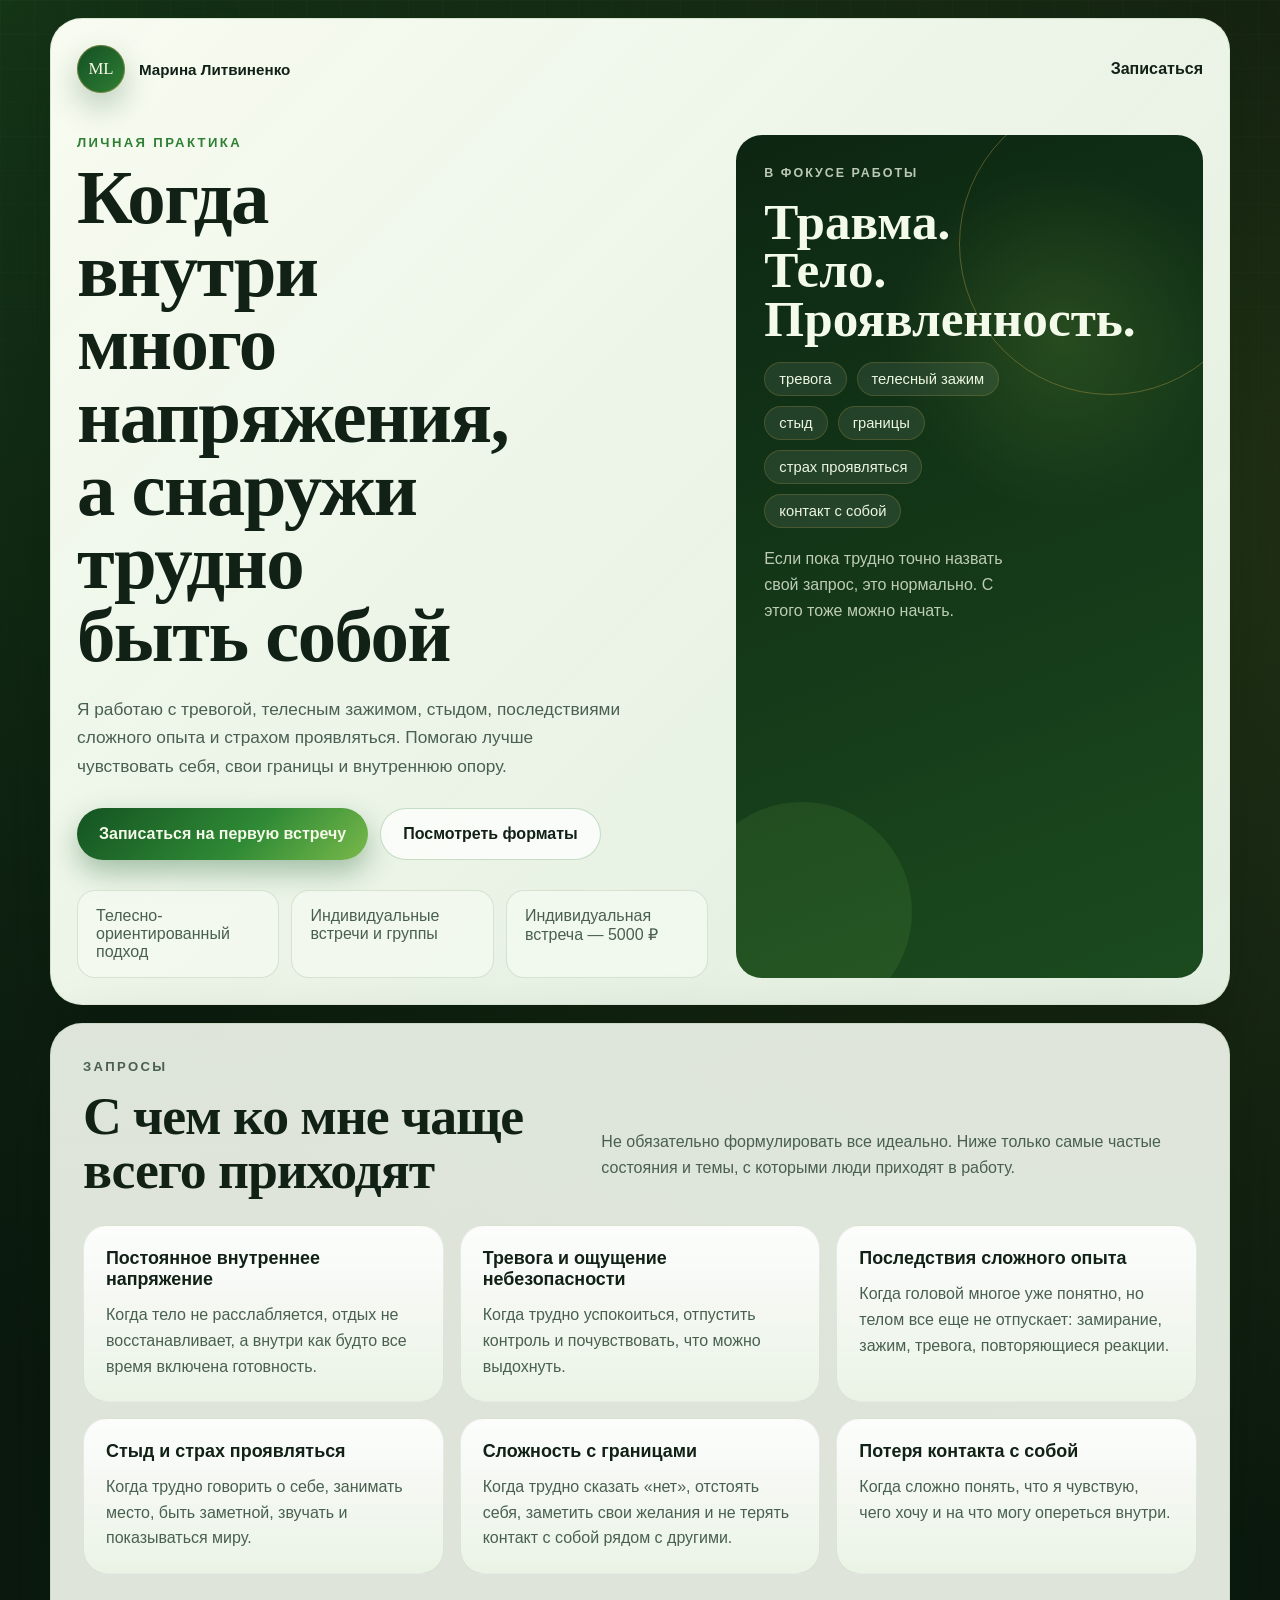
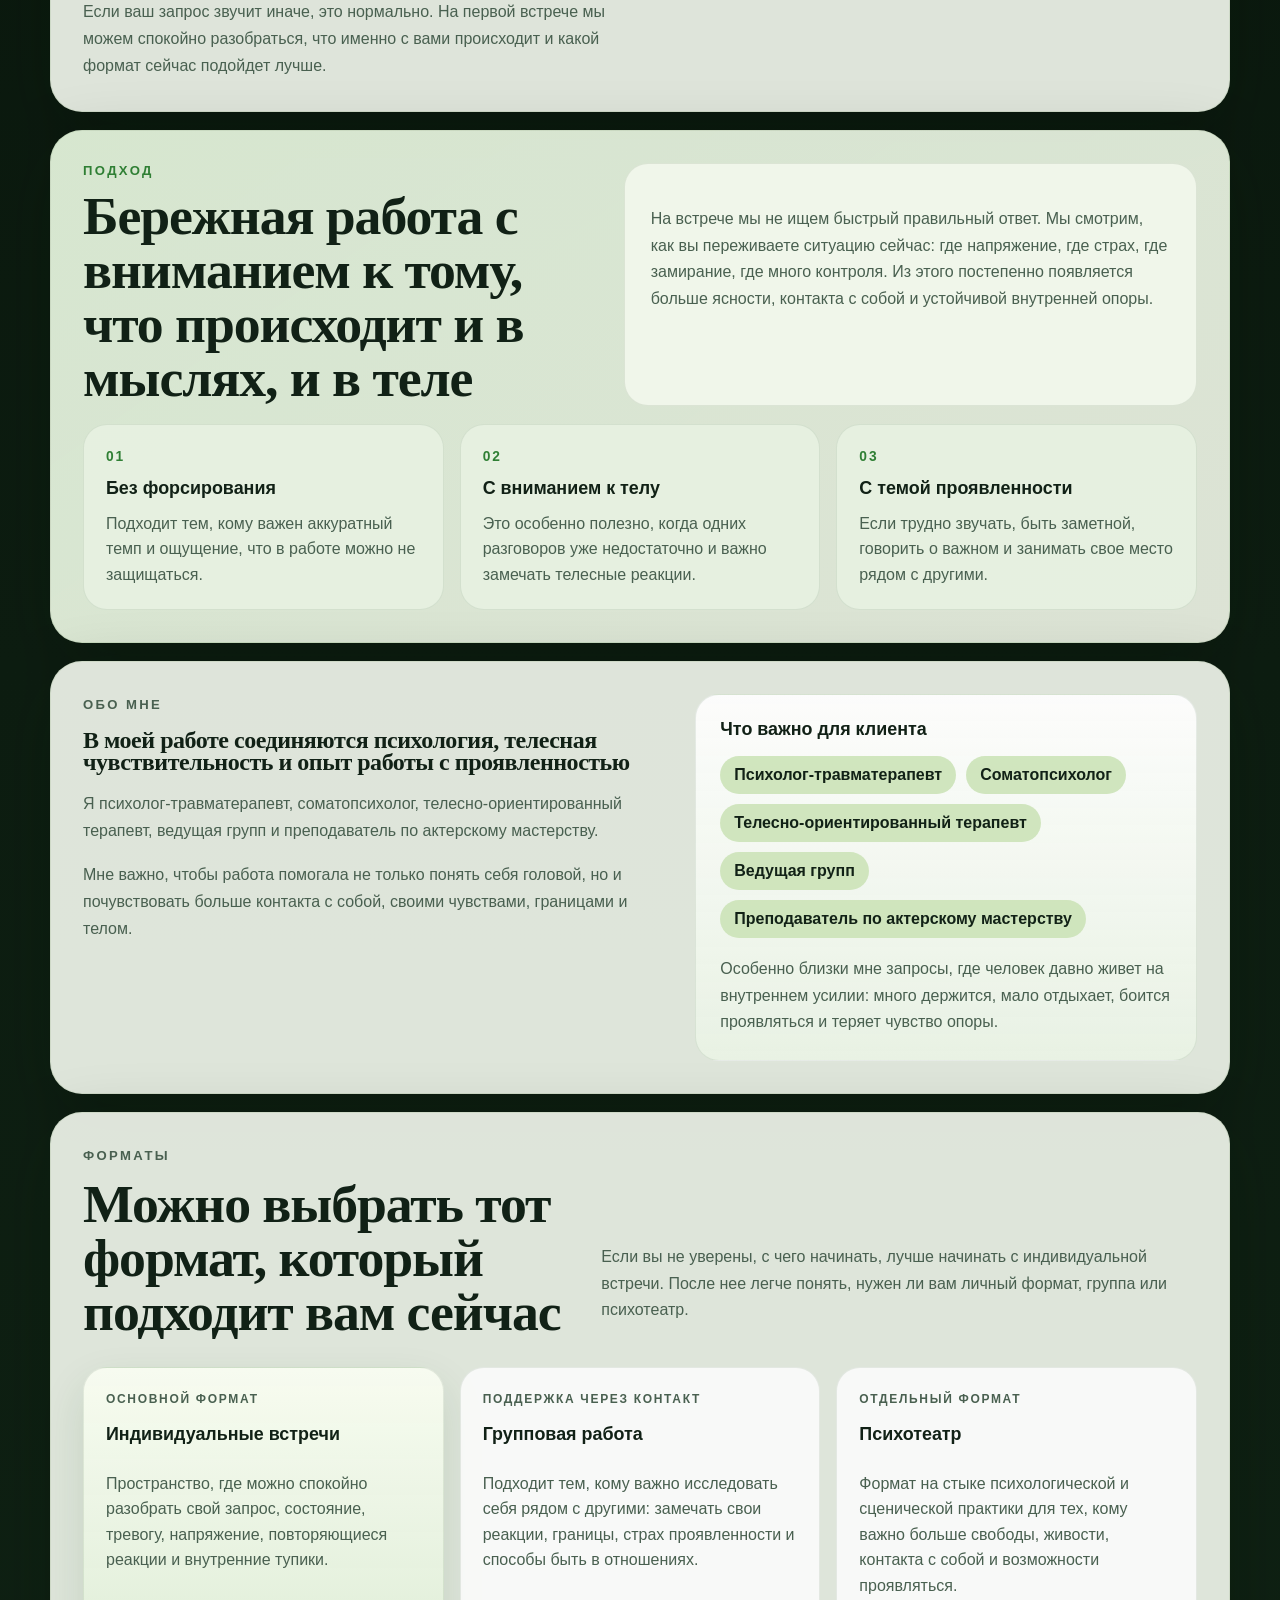
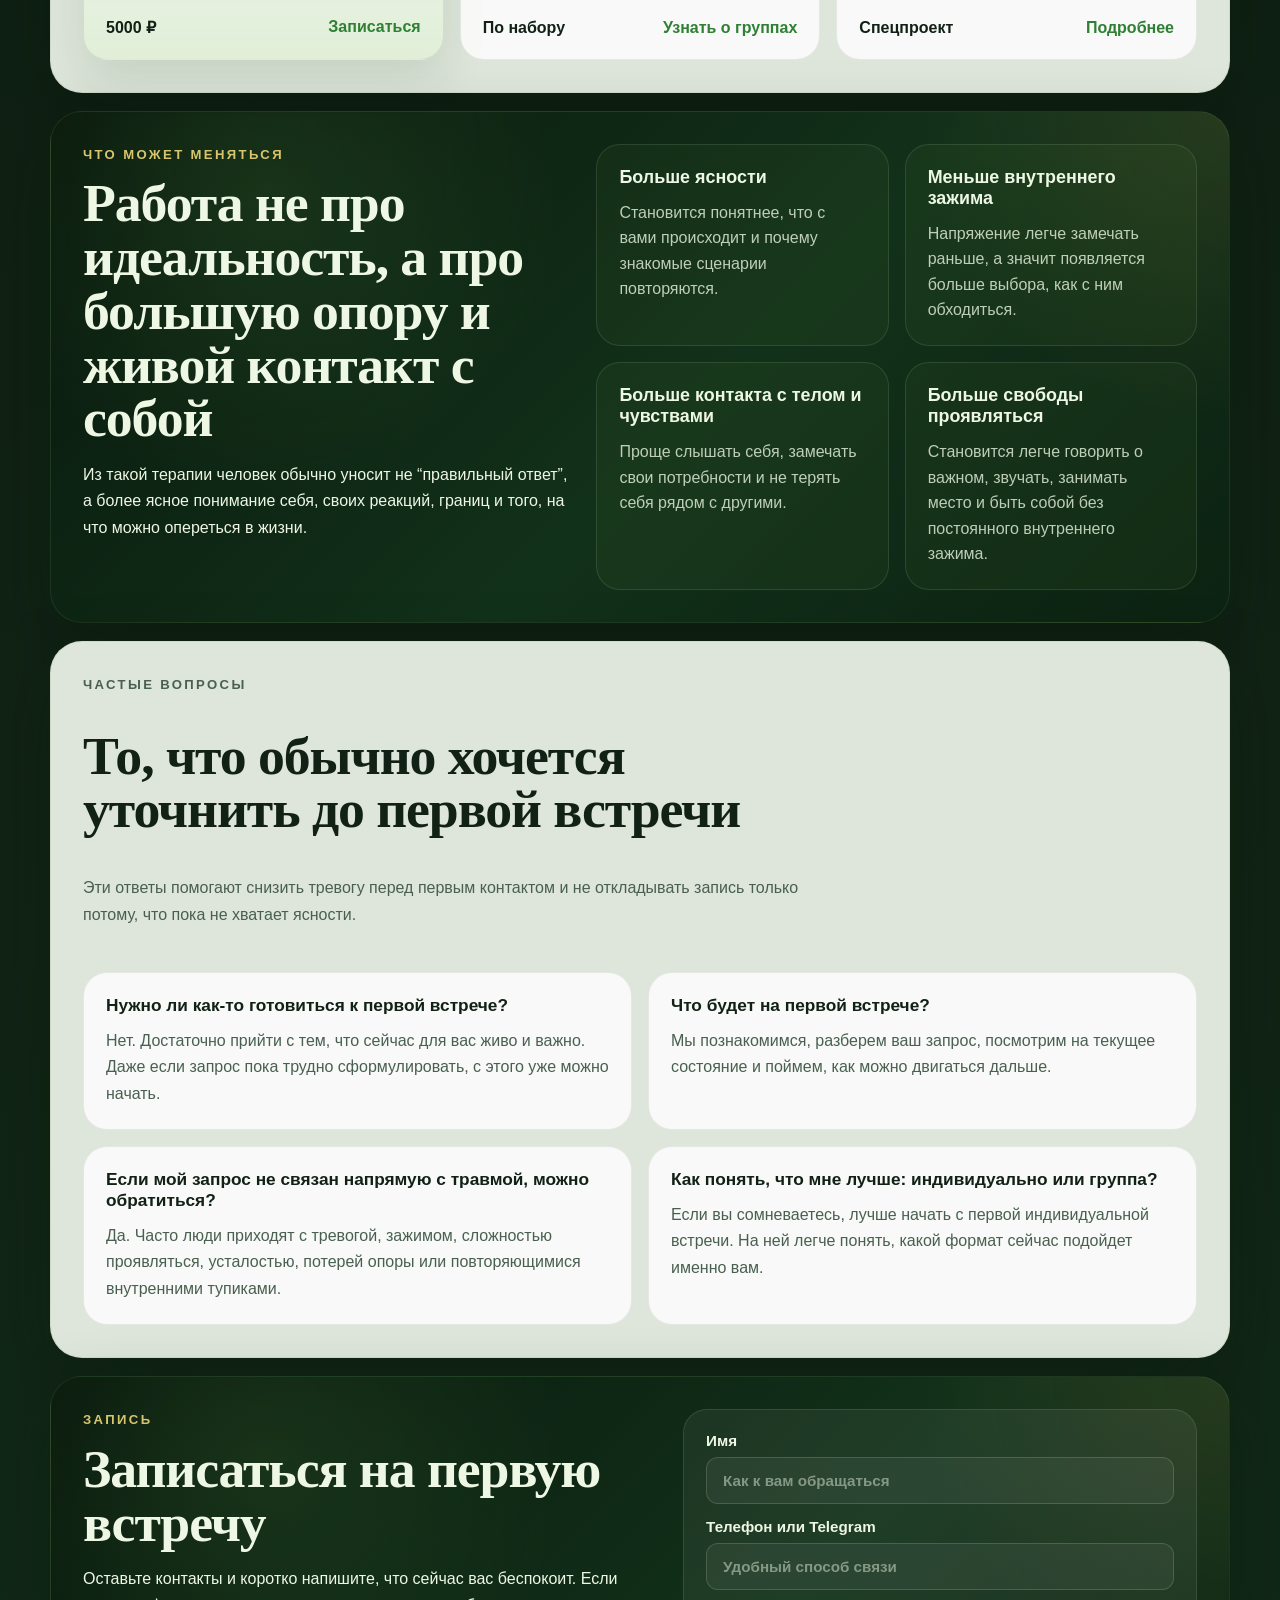
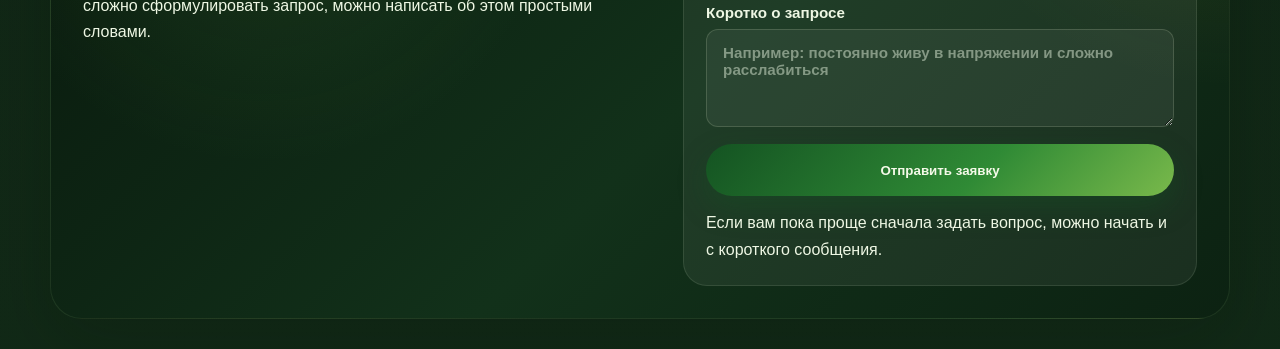
<file: docs/index.html>
<!doctype html>
<html lang="ru">
  <head>
    <meta charset="UTF-8" />
    <meta name="viewport" content="width=device-width, initial-scale=1.0" />
    <meta
      name="description"
      content="Сайт-визитка Марины Литвиненко — психолога-травматерапевта. Индивидуальные встречи, телесно-ориентированный подход, работа с тревогой, зажимом, стыдом и страхом проявляться."
    />
    <title>Марина Литвиненко | Психолог-травматерапевт</title>
    <link rel="stylesheet" href="./styles.css?v=20260622-2218" />
  </head>
  <body>
    <div class="page-shell">
      <header class="hero">
        <nav class="topbar">
          <div class="brand">
            <span class="brand-mark">ML</span>
            <span class="brand-name">Марина Литвиненко</span>
          </div>
          <a class="ghost-link" href="#contact">Записаться</a>
        </nav>

        <div class="hero-grid">
          <section class="hero-copy">
            <p class="eyebrow">Личная практика</p>
            <h1>Когда внутри много напряжения, а снаружи трудно быть собой</h1>
            <p class="lead">
              Я работаю с тревогой, телесным зажимом, стыдом, последствиями
              сложного опыта и страхом проявляться. Помогаю лучше чувствовать
              себя, свои границы и внутреннюю опору.
            </p>

            <div class="hero-actions">
              <a class="button button-primary" href="#contact"
                >Записаться на первую встречу</a
              >
              <a class="button button-secondary" href="#formats"
                >Посмотреть форматы</a
              >
            </div>

            <ul class="hero-points">
              <li>Телесно-ориентированный подход</li>
              <li>Индивидуальные встречи и группы</li>
              <li>Индивидуальная встреча — 5000 ₽</li>
            </ul>
          </section>

          <aside class="hero-card">
            <div class="portrait-frame">
              <div class="portrait-copy">
                <p class="portrait-label">В фокусе работы</p>
                <h2>Травма. Тело. Проявленность.</h2>
                <div class="tag-cloud">
                  <span class="tag">тревога</span>
                  <span class="tag">телесный зажим</span>
                  <span class="tag">стыд</span>
                  <span class="tag">границы</span>
                  <span class="tag">страх проявляться</span>
                  <span class="tag">контакт с собой</span>
                </div>
                <p class="hero-note">
                  Если пока трудно точно назвать свой запрос, это нормально.
                  С этого тоже можно начать.
                </p>
              </div>
            </div>
          </aside>
        </div>
      </header>

      <main>
        <section class="section section-light">
          <div class="section-intro">
            <div>
              <p class="eyebrow">Запросы</p>
              <h2>С чем ко мне чаще всего приходят</h2>
            </div>
            <p>
              Не обязательно формулировать все идеально. Ниже только самые
              частые состояния и темы, с которыми люди приходят в работу.
            </p>
          </div>

          <div class="card-grid">
            <article class="info-card">
              <h3>Постоянное внутреннее напряжение</h3>
              <p>
                Когда тело не расслабляется, отдых не восстанавливает, а внутри
                как будто все время включена готовность.
              </p>
            </article>
            <article class="info-card">
              <h3>Тревога и ощущение небезопасности</h3>
              <p>
                Когда трудно успокоиться, отпустить контроль и почувствовать,
                что можно выдохнуть.
              </p>
            </article>
            <article class="info-card">
              <h3>Последствия сложного опыта</h3>
              <p>
                Когда головой многое уже понятно, но телом все еще не отпускает:
                замирание, зажим, тревога, повторяющиеся реакции.
              </p>
            </article>
            <article class="info-card">
              <h3>Стыд и страх проявляться</h3>
              <p>
                Когда трудно говорить о себе, занимать место, быть заметной,
                звучать и показываться миру.
              </p>
            </article>
            <article class="info-card">
              <h3>Сложность с границами</h3>
              <p>
                Когда трудно сказать «нет», отстоять себя, заметить свои
                желания и не терять контакт с собой рядом с другими.
              </p>
            </article>
            <article class="info-card">
              <h3>Потеря контакта с собой</h3>
              <p>
                Когда сложно понять, что я чувствую, чего хочу и на что могу
                опереться внутри.
              </p>
            </article>
          </div>

          <p class="section-outro">
            Если ваш запрос звучит иначе, это нормально. На первой встрече мы
            можем спокойно разобраться, что именно с вами происходит и какой
            формат сейчас подойдет лучше.
          </p>
        </section>

        <section class="section section-accent">
          <div class="split-layout">
            <div>
              <p class="eyebrow">Подход</p>
              <h2>Бережная работа с вниманием к тому, что происходит и в мыслях, и в теле</h2>
            </div>

            <div class="quote-panel">
              <p>
                На встрече мы не ищем быстрый правильный ответ. Мы смотрим, как
                вы переживаете ситуацию сейчас: где напряжение, где страх, где
                замирание, где много контроля. Из этого постепенно появляется
                больше ясности, контакта с собой и устойчивой внутренней опоры.
              </p>
            </div>
          </div>

          <div class="pillar-grid">
            <article class="pillar-card">
              <span class="pillar-number">01</span>
              <h3>Без форсирования</h3>
              <p>
                Подходит тем, кому важен аккуратный темп и ощущение, что в
                работе можно не защищаться.
              </p>
            </article>
            <article class="pillar-card">
              <span class="pillar-number">02</span>
              <h3>С вниманием к телу</h3>
              <p>
                Это особенно полезно, когда одних разговоров уже недостаточно и
                важно замечать телесные реакции.
              </p>
            </article>
            <article class="pillar-card">
              <span class="pillar-number">03</span>
              <h3>С темой проявленности</h3>
              <p>
                Если трудно звучать, быть заметной, говорить о важном и занимать
                свое место рядом с другими.
              </p>
            </article>
          </div>
        </section>

        <section class="section section-light">
          <div class="about-grid">
            <div class="about-copy">
              <p class="eyebrow">Обо мне</p>
              <h2>
                В моей работе соединяются психология, телесная чувствительность
                и опыт работы с проявленностью
              </h2>
              <p>
                Я психолог-травматерапевт, соматопсихолог,
                телесно-ориентированный терапевт, ведущая групп и преподаватель
                по актерскому мастерству.
              </p>
              <p>
                Мне важно, чтобы работа помогала не только понять себя головой,
                но и почувствовать больше контакта с собой, своими чувствами,
                границами и телом.
              </p>
            </div>

            <aside class="about-panel">
              <h3>Что важно для клиента</h3>
              <ul class="fact-list">
                <li class="fact-chip">Психолог-травматерапевт</li>
                <li class="fact-chip">Соматопсихолог</li>
                <li class="fact-chip">Телесно-ориентированный терапевт</li>
                <li class="fact-chip">Ведущая групп</li>
                <li class="fact-chip">Преподаватель по актерскому мастерству</li>
              </ul>
              <p>
                Особенно близки мне запросы, где человек давно живет на
                внутреннем усилии: много держится, мало отдыхает, боится
                проявляться и теряет чувство опоры.
              </p>
            </aside>
          </div>
        </section>

        <section class="section section-light" id="formats">
          <div class="section-intro">
            <div>
              <p class="eyebrow">Форматы</p>
              <h2>Можно выбрать тот формат, который подходит вам сейчас</h2>
            </div>
            <p>
              Если вы не уверены, с чего начинать, лучше начинать с
              индивидуальной встречи. После нее легче понять, нужен ли вам
              личный формат, группа или психотеатр.
            </p>
          </div>

          <div class="format-grid">
            <article class="format-card featured">
              <p class="format-tag">Основной формат</p>
              <h3>Индивидуальные встречи</h3>
              <p>
                Пространство, где можно спокойно разобрать свой запрос,
                состояние, тревогу, напряжение, повторяющиеся реакции и
                внутренние тупики.
              </p>
              <div class="format-footer">
                <span>5000 ₽</span>
                <a href="#contact">Записаться</a>
              </div>
            </article>

            <article class="format-card">
              <p class="format-tag">Поддержка через контакт</p>
              <h3>Групповая работа</h3>
              <p>
                Подходит тем, кому важно исследовать себя рядом с другими:
                замечать свои реакции, границы, страх проявленности и способы
                быть в отношениях.
              </p>
              <div class="format-footer">
                <span>По набору</span>
                <a href="#contact">Узнать о группах</a>
              </div>
            </article>

            <article class="format-card">
              <p class="format-tag">Отдельный формат</p>
              <h3>Психотеатр</h3>
              <p>
                Формат на стыке психологической и сценической практики для тех,
                кому важно больше свободы, живости, контакта с собой и
                возможности проявляться.
              </p>
              <div class="format-footer">
                <span>Спецпроект</span>
                <a href="#contact">Подробнее</a>
              </div>
            </article>
          </div>
        </section>

        <section class="section section-dark">
          <div class="outcome-layout">
            <div class="benefit-copy">
              <p class="eyebrow">Что может меняться</p>
              <h2>Работа не про идеальность, а про большую опору и живой контакт с собой</h2>
              <p>
                Из такой терапии человек обычно уносит не “правильный ответ”, а
                более ясное понимание себя, своих реакций, границ и того, на что
                можно опереться в жизни.
              </p>
            </div>

            <div class="outcome-grid">
              <article>
                <h3>Больше ясности</h3>
                <p>
                  Становится понятнее, что с вами происходит и почему знакомые
                  сценарии повторяются.
                </p>
              </article>
              <article>
                <h3>Меньше внутреннего зажима</h3>
                <p>
                  Напряжение легче замечать раньше, а значит появляется больше
                  выбора, как с ним обходиться.
                </p>
              </article>
              <article>
                <h3>Больше контакта с телом и чувствами</h3>
                <p>
                  Проще слышать себя, замечать свои потребности и не терять себя
                  рядом с другими.
                </p>
              </article>
              <article>
                <h3>Больше свободы проявляться</h3>
                <p>
                  Становится легче говорить о важном, звучать, занимать место и
                  быть собой без постоянного внутреннего зажима.
                </p>
              </article>
            </div>
          </div>
        </section>

        <section class="section section-light">
          <div class="section-intro narrow">
            <p class="eyebrow">Частые вопросы</p>
            <h2>То, что обычно хочется уточнить до первой встречи</h2>
            <p>
              Эти ответы помогают снизить тревогу перед первым контактом и не
              откладывать запись только потому, что пока не хватает ясности.
            </p>
          </div>

          <div class="faq-grid">
            <article class="faq-card">
              <h3>Нужно ли как-то готовиться к первой встрече?</h3>
              <p>
                Нет. Достаточно прийти с тем, что сейчас для вас живо и важно.
                Даже если запрос пока трудно сформулировать, с этого уже можно
                начать.
              </p>
            </article>
            <article class="faq-card">
              <h3>Что будет на первой встрече?</h3>
              <p>
                Мы познакомимся, разберем ваш запрос, посмотрим на текущее
                состояние и поймем, как можно двигаться дальше.
              </p>
            </article>
            <article class="faq-card">
              <h3>Если мой запрос не связан напрямую с травмой, можно обратиться?</h3>
              <p>
                Да. Часто люди приходят с тревогой, зажимом, сложностью
                проявляться, усталостью, потерей опоры или повторяющимися
                внутренними тупиками.
              </p>
            </article>
            <article class="faq-card">
              <h3>Как понять, что мне лучше: индивидуально или группа?</h3>
              <p>
                Если вы сомневаетесь, лучше начать с первой индивидуальной
                встречи. На ней легче понять, какой формат сейчас подойдет
                именно вам.
              </p>
            </article>
          </div>
        </section>
      </main>

      <footer class="footer" id="contact">
        <div class="footer-copy">
          <p class="eyebrow">Запись</p>
          <h2>Записаться на первую встречу</h2>
          <p>
            Оставьте контакты и коротко напишите, что сейчас вас беспокоит. Если
            сложно сформулировать запрос, можно написать об этом простыми
            словами.
          </p>
        </div>

        <form class="contact-card">
          <label>
            Имя
            <input type="text" placeholder="Как к вам обращаться" />
          </label>
          <label>
            Телефон или Telegram
            <input type="text" placeholder="Удобный способ связи" />
          </label>
          <label>
            Коротко о запросе
            <textarea
              rows="4"
              placeholder="Например: постоянно живу в напряжении и сложно расслабиться"
            ></textarea>
          </label>
          <button type="button" class="button button-primary button-wide">
            Отправить заявку
          </button>
          <p class="form-note">
            Если вам пока проще сначала задать вопрос, можно начать и с короткого
            сообщения.
          </p>
        </form>
      </footer>
    </div>
  </body>
</html>
</file>
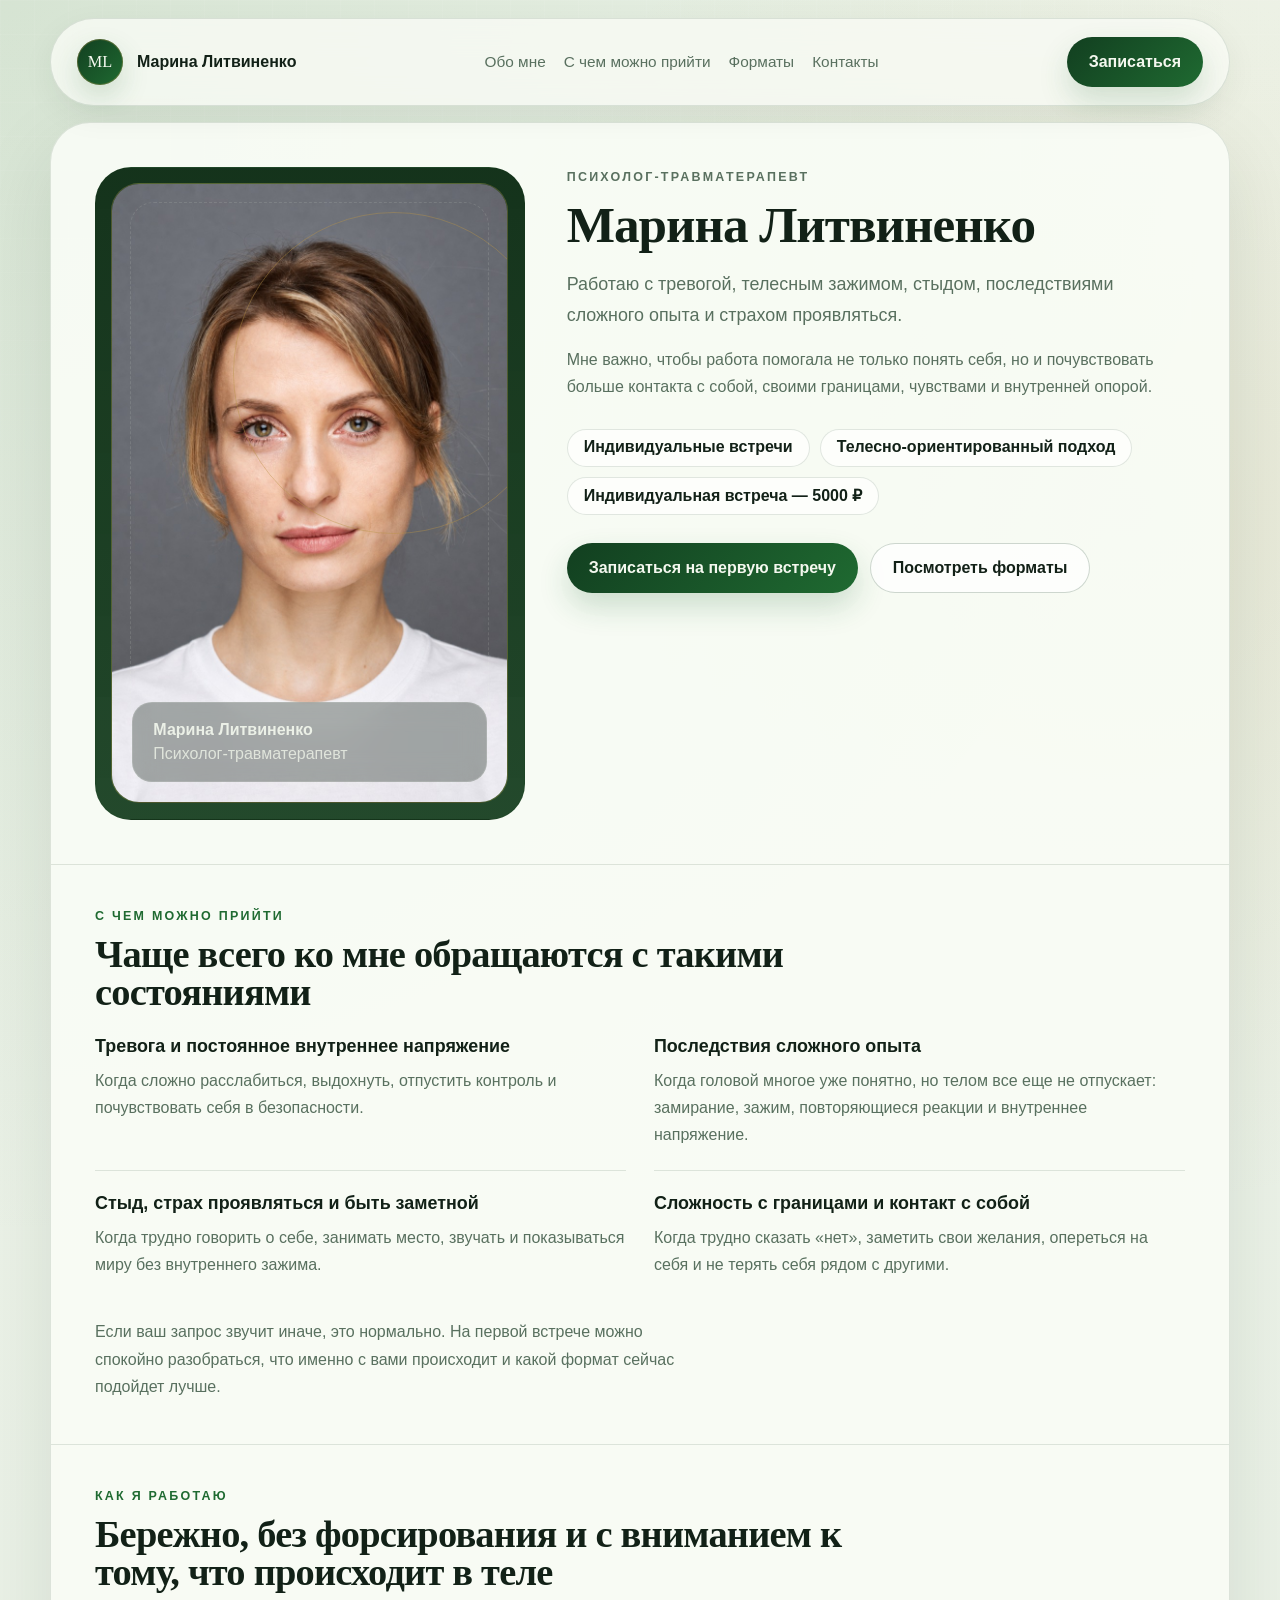
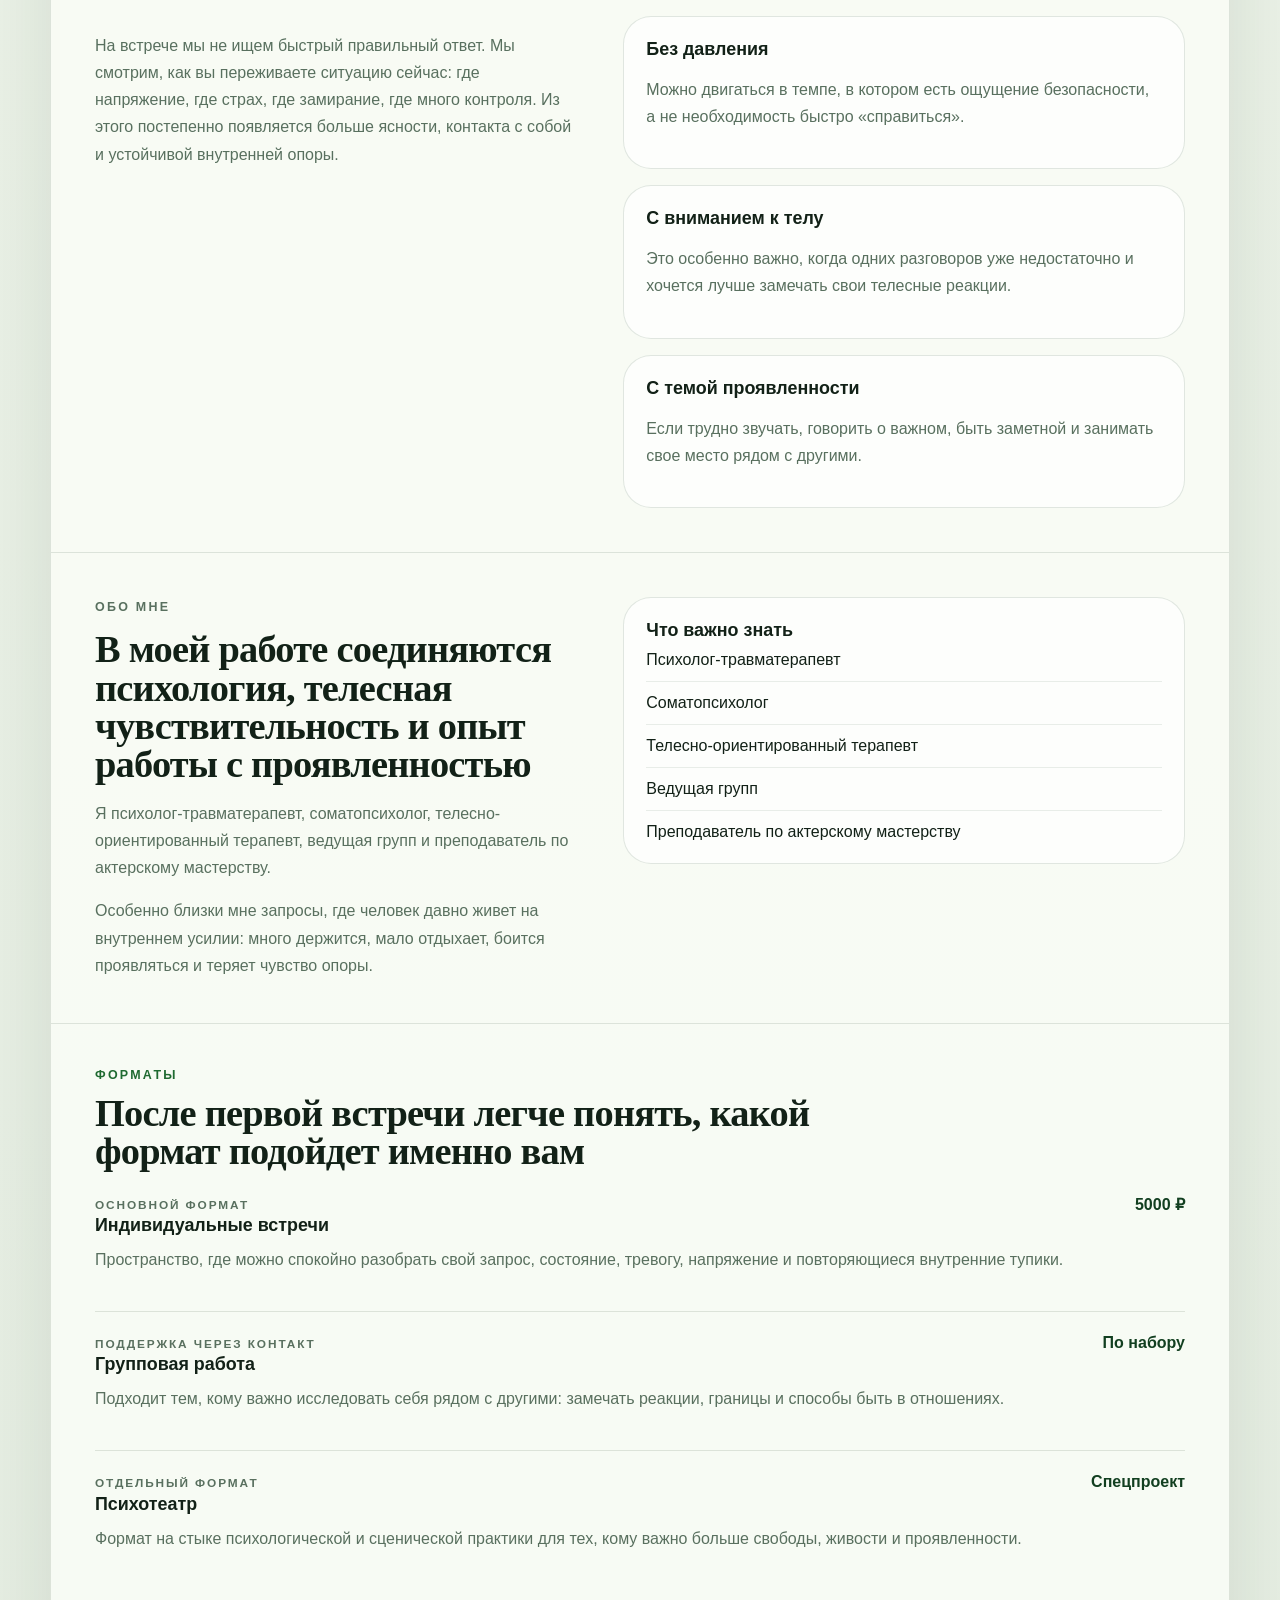
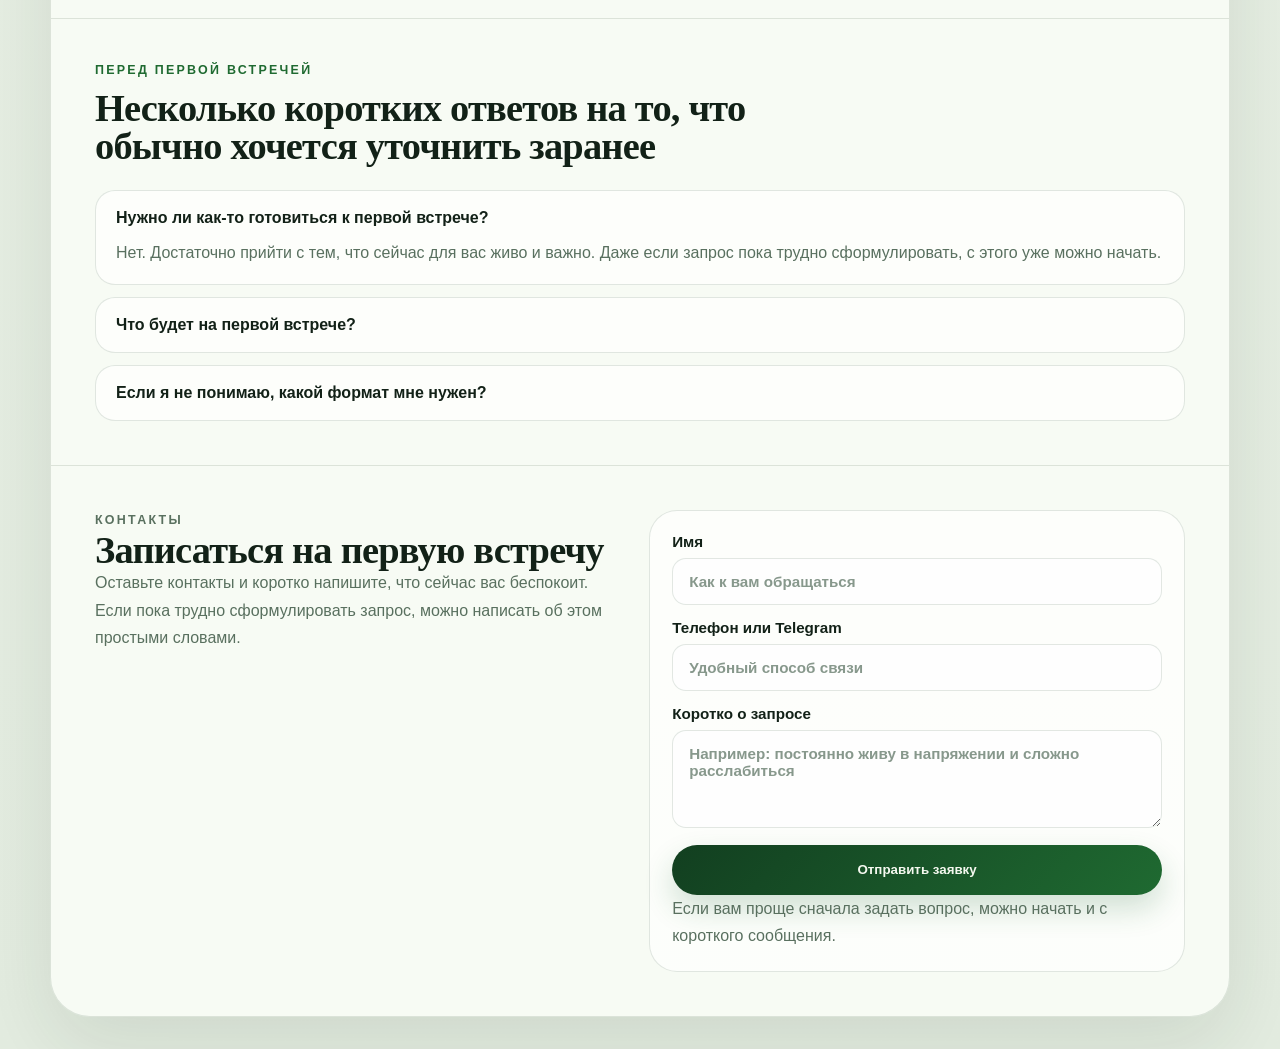
<file: docs/portrait.html>
<!doctype html>
<html lang="ru">
  <head>
    <meta charset="UTF-8" />
    <meta name="viewport" content="width=device-width, initial-scale=1.0" />
    <meta
      name="description"
      content="Портретный вариант сайта Марины Литвиненко — психолога-травматерапевта. Спокойная структура, индивидуальные встречи и бережный телесно-ориентированный подход."
    />
    <title>Марина Литвиненко | Портретный вариант</title>
    <link rel="stylesheet" href="./portrait.css?v=20260623-2235" />
  </head>
  <body>
    <div class="page">
      <header class="site-header">
        <a class="brand" href="#top">
          <span class="brand-mark">ML</span>
          <span class="brand-name">Марина Литвиненко</span>
        </a>

        <nav class="site-nav">
          <a href="#about">Обо мне</a>
          <a href="#requests">С чем можно прийти</a>
          <a href="#formats">Форматы</a>
          <a href="#contact">Контакты</a>
        </nav>

        <a class="header-button" href="#contact">Записаться</a>
      </header>

      <main class="sheet" id="top">
        <section class="intro section" id="about">
          <div class="photo-column">
            <div class="photo-card">
              <div class="photo-slot">
                <img
                  class="photo-image"
                  src="./assets/marina-litvinenko-portrait.svg?v=20260623-1748"
                  alt="Марина Литвиненко"
                />
                <div class="photo-caption">
                  <strong>Марина Литвиненко</strong>
                  <span>Психолог-травматерапевт</span>
                </div>
              </div>
            </div>
          </div>

          <div class="intro-copy">
            <p class="eyebrow">Психолог-травматерапевт</p>
            <h1>Марина Литвиненко</h1>
            <p class="lead">
              Работаю с тревогой, телесным зажимом, стыдом, последствиями сложного
              опыта и страхом проявляться.
            </p>
            <p>
              Мне важно, чтобы работа помогала не только понять себя, но и
              почувствовать больше контакта с собой, своими границами, чувствами
              и внутренней опорой.
            </p>

            <ul class="intro-points">
              <li>Индивидуальные встречи</li>
              <li>Телесно-ориентированный подход</li>
              <li>Индивидуальная встреча — 5000 ₽</li>
            </ul>

            <div class="intro-actions">
              <a class="button button-primary" href="#contact">Записаться на первую встречу</a>
              <a class="button button-secondary" href="#formats">Посмотреть форматы</a>
            </div>
          </div>
        </section>

        <section class="section requests" id="requests">
          <div class="section-heading">
            <p class="eyebrow">С чем можно прийти</p>
            <h2>Чаще всего ко мне обращаются с такими состояниями</h2>
          </div>

          <div class="request-list">
            <article>
              <h3>Тревога и постоянное внутреннее напряжение</h3>
              <p>
                Когда сложно расслабиться, выдохнуть, отпустить контроль и
                почувствовать себя в безопасности.
              </p>
            </article>
            <article>
              <h3>Последствия сложного опыта</h3>
              <p>
                Когда головой многое уже понятно, но телом все еще не отпускает:
                замирание, зажим, повторяющиеся реакции и внутреннее напряжение.
              </p>
            </article>
            <article>
              <h3>Стыд, страх проявляться и быть заметной</h3>
              <p>
                Когда трудно говорить о себе, занимать место, звучать и
                показываться миру без внутреннего зажима.
              </p>
            </article>
            <article>
              <h3>Сложность с границами и контакт с собой</h3>
              <p>
                Когда трудно сказать «нет», заметить свои желания, опереться на
                себя и не терять себя рядом с другими.
              </p>
            </article>
          </div>

          <p class="section-note">
            Если ваш запрос звучит иначе, это нормально. На первой встрече можно
            спокойно разобраться, что именно с вами происходит и какой формат
            сейчас подойдет лучше.
          </p>
        </section>

        <section class="section approach">
          <div class="section-heading">
            <p class="eyebrow">Как я работаю</p>
            <h2>Бережно, без форсирования и с вниманием к тому, что происходит в теле</h2>
          </div>

          <div class="approach-layout">
            <div class="approach-copy">
              <p>
                На встрече мы не ищем быстрый правильный ответ. Мы смотрим, как
                вы переживаете ситуацию сейчас: где напряжение, где страх, где
                замирание, где много контроля. Из этого постепенно появляется
                больше ясности, контакта с собой и устойчивой внутренней опоры.
              </p>
            </div>

            <div class="approach-points">
              <article>
                <h3>Без давления</h3>
                <p>
                  Можно двигаться в темпе, в котором есть ощущение безопасности,
                  а не необходимость быстро «справиться».
                </p>
              </article>
              <article>
                <h3>С вниманием к телу</h3>
                <p>
                  Это особенно важно, когда одних разговоров уже недостаточно и
                  хочется лучше замечать свои телесные реакции.
                </p>
              </article>
              <article>
                <h3>С темой проявленности</h3>
                <p>
                  Если трудно звучать, говорить о важном, быть заметной и
                  занимать свое место рядом с другими.
                </p>
              </article>
            </div>
          </div>
        </section>

        <section class="section biography">
          <div class="biography-copy">
            <p class="eyebrow">Обо мне</p>
            <h2>В моей работе соединяются психология, телесная чувствительность и опыт работы с проявленностью</h2>
            <p>
              Я психолог-травматерапевт, соматопсихолог,
              телесно-ориентированный терапевт, ведущая групп и преподаватель
              по актерскому мастерству.
            </p>
            <p>
              Особенно близки мне запросы, где человек давно живет на внутреннем
              усилии: много держится, мало отдыхает, боится проявляться и теряет
              чувство опоры.
            </p>
          </div>

          <aside class="biography-card">
            <h3>Что важно знать</h3>
            <ul>
              <li>Психолог-травматерапевт</li>
              <li>Соматопсихолог</li>
              <li>Телесно-ориентированный терапевт</li>
              <li>Ведущая групп</li>
              <li>Преподаватель по актерскому мастерству</li>
            </ul>
          </aside>
        </section>

        <section class="section formats" id="formats">
          <div class="section-heading">
            <p class="eyebrow">Форматы</p>
            <h2>После первой встречи легче понять, какой формат подойдет именно вам</h2>
          </div>

          <div class="format-list">
            <article>
              <div>
                <p class="format-label">Основной формат</p>
                <h3>Индивидуальные встречи</h3>
                <p>
                  Пространство, где можно спокойно разобрать свой запрос,
                  состояние, тревогу, напряжение и повторяющиеся внутренние
                  тупики.
                </p>
              </div>
              <strong>5000 ₽</strong>
            </article>

            <article>
              <div>
                <p class="format-label">Поддержка через контакт</p>
                <h3>Групповая работа</h3>
                <p>
                  Подходит тем, кому важно исследовать себя рядом с другими:
                  замечать реакции, границы и способы быть в отношениях.
                </p>
              </div>
              <strong>По набору</strong>
            </article>

            <article>
              <div>
                <p class="format-label">Отдельный формат</p>
                <h3>Психотеатр</h3>
                <p>
                  Формат на стыке психологической и сценической практики для тех,
                  кому важно больше свободы, живости и проявленности.
                </p>
              </div>
              <strong>Спецпроект</strong>
            </article>
          </div>
        </section>

        <section class="section faq">
          <div class="section-heading">
            <p class="eyebrow">Перед первой встречей</p>
            <h2>Несколько коротких ответов на то, что обычно хочется уточнить заранее</h2>
          </div>

          <div class="faq-list">
            <details open>
              <summary>Нужно ли как-то готовиться к первой встрече?</summary>
              <p>
                Нет. Достаточно прийти с тем, что сейчас для вас живо и важно.
                Даже если запрос пока трудно сформулировать, с этого уже можно начать.
              </p>
            </details>
            <details>
              <summary>Что будет на первой встрече?</summary>
              <p>
                Мы познакомимся, разберем ваш запрос, посмотрим на текущее состояние
                и поймем, как можно двигаться дальше.
              </p>
            </details>
            <details>
              <summary>Если я не понимаю, какой формат мне нужен?</summary>
              <p>
                Лучше начинать с индивидуальной встречи. После нее легче понять,
                нужен ли вам личный формат, группа или другой вариант работы.
              </p>
            </details>
          </div>
        </section>

        <footer class="contact" id="contact">
          <div class="contact-copy">
            <p class="eyebrow">Контакты</p>
            <h2>Записаться на первую встречу</h2>
            <p>
              Оставьте контакты и коротко напишите, что сейчас вас беспокоит.
              Если пока трудно сформулировать запрос, можно написать об этом
              простыми словами.
            </p>
          </div>

          <form class="contact-form">
            <label>
              Имя
              <input type="text" placeholder="Как к вам обращаться" />
            </label>
            <label>
              Телефон или Telegram
              <input type="text" placeholder="Удобный способ связи" />
            </label>
            <label>
              Коротко о запросе
              <textarea
                rows="4"
                placeholder="Например: постоянно живу в напряжении и сложно расслабиться"
              ></textarea>
            </label>
            <button type="button" class="button button-primary button-wide">
              Отправить заявку
            </button>
            <p class="form-note">
              Если вам проще сначала задать вопрос, можно начать и с короткого сообщения.
            </p>
          </form>
        </footer>
      </main>
    </div>
  </body>
</html>
</file>
<file: docs/styles.css>
:root {
  --bg: #09130b;
  --paper: rgba(14, 28, 17, 0.78);
  --surface: #f5f9ef;
  --surface-strong: #d8e5cf;
  --text: #112116;
  --muted: #496050;
  --accent: #2f7f34;
  --accent-soft: #9fc36a;
  --accent-deep: #134f23;
  --highlight: #c6a24b;
  --ink: #071009;
  --shadow: 0 22px 70px rgba(7, 20, 10, 0.24);
  --radius-xl: 32px;
  --radius-lg: 24px;
  --radius-md: 18px;
  --radius-sm: 12px;
  --content-width: 1180px;
}

* {
  box-sizing: border-box;
}

html {
  scroll-behavior: smooth;
}

body {
  margin: 0;
  color: var(--text);
  font-family: "Avenir Next", "Segoe UI", sans-serif;
  background:
    radial-gradient(circle at top left, rgba(48, 123, 51, 0.34), transparent 26%),
    radial-gradient(circle at 88% 10%, rgba(151, 191, 73, 0.18), transparent 22%),
    radial-gradient(circle at 50% 120%, rgba(14, 58, 23, 0.28), transparent 34%),
    linear-gradient(180deg, #071109 0%, #0d1d11 44%, #122717 100%);
}

body::before {
  position: fixed;
  inset: 0;
  z-index: -1;
  background-image:
    linear-gradient(rgba(123, 167, 104, 0.08) 1px, transparent 1px),
    linear-gradient(90deg, rgba(123, 167, 104, 0.08) 1px, transparent 1px);
  background-size: 34px 34px;
  content: "";
  mask-image: linear-gradient(180deg, rgba(0, 0, 0, 0.46), transparent 75%);
}

.page-shell {
  width: min(calc(100% - 32px), var(--content-width));
  margin: 18px auto 30px;
}

.hero,
.section,
.footer {
  border: 1px solid rgba(118, 154, 103, 0.16);
  border-radius: var(--radius-xl);
  box-shadow: var(--shadow);
}

.hero {
  padding: 26px;
  background:
    linear-gradient(135deg, rgba(247, 251, 241, 0.96), rgba(224, 236, 221, 0.92)),
    var(--surface);
}

.topbar {
  display: flex;
  align-items: center;
  justify-content: space-between;
  gap: 18px;
  margin-bottom: 42px;
}

.brand {
  display: inline-flex;
  align-items: center;
  gap: 14px;
  font-size: 0.95rem;
}

.brand-mark {
  display: inline-grid;
  width: 48px;
  height: 48px;
  place-items: center;
  border-radius: 50%;
  color: #f7fbe8;
  font-family: "Iowan Old Style", "Palatino Linotype", serif;
  font-size: 1.05rem;
  background: linear-gradient(135deg, var(--accent-deep), var(--accent));
  box-shadow:
    inset 0 0 0 1px rgba(198, 162, 75, 0.44),
    0 14px 30px rgba(19, 79, 35, 0.26);
}

.brand-name,
.ghost-link {
  font-weight: 600;
}

.ghost-link {
  color: var(--text);
  text-decoration: none;
}

.hero-grid {
  display: grid;
  grid-template-columns: minmax(0, 1.15fr) minmax(280px, 0.85fr);
  gap: 28px;
}

.hero-copy h1,
.section h2,
.footer h2 {
  margin: 0;
  font-family: "Iowan Old Style", "Palatino Linotype", serif;
  line-height: 0.95;
  letter-spacing: -0.02em;
}

.hero-copy h1 {
  max-width: 10ch;
  font-size: clamp(2.6rem, 6vw, 5.6rem);
}

.eyebrow {
  margin: 0 0 12px;
  color: var(--accent);
  font-size: 0.82rem;
  font-weight: 700;
  letter-spacing: 0.18em;
  text-transform: uppercase;
}

.lead,
.section-intro p,
.quote-panel p,
.benefit-copy p,
.footer p,
.hero-card p {
  color: var(--muted);
  line-height: 1.65;
}

.lead {
  max-width: 58ch;
  margin: 22px 0 0;
  font-size: 1.08rem;
}

.hero-note {
  margin: 18px 0 0;
}

.hero-actions {
  display: flex;
  flex-wrap: wrap;
  gap: 12px;
  margin-top: 28px;
}

.button {
  display: inline-flex;
  align-items: center;
  justify-content: center;
  min-height: 52px;
  padding: 0 22px;
  border-radius: 999px;
  font-weight: 700;
  text-decoration: none;
  transition:
    transform 180ms ease,
    box-shadow 180ms ease,
    background 180ms ease;
}

.button:hover,
.button:focus-visible {
  transform: translateY(-1px);
}

.button-primary {
  border: 0;
  color: #f4f9e8;
  background: linear-gradient(135deg, #145322, #2f8a35 58%, #79b94b);
  box-shadow: 0 12px 28px rgba(19, 87, 34, 0.34);
}

.button-secondary {
  border: 1px solid rgba(47, 127, 52, 0.26);
  color: var(--text);
  background: rgba(255, 255, 255, 0.72);
}

.button-wide {
  width: 100%;
  cursor: pointer;
}

.hero-points {
  display: grid;
  grid-template-columns: repeat(3, minmax(0, 1fr));
  gap: 12px;
  margin: 30px 0 0;
  padding: 0;
  list-style: none;
}

.hero-points li {
  min-height: 100%;
  padding: 16px 18px;
  border: 1px solid rgba(78, 112, 72, 0.16);
  border-radius: var(--radius-md);
  background: rgba(244, 250, 240, 0.74);
  color: var(--muted);
}

.hero-card {
  min-height: 100%;
}

.portrait-frame {
  height: 100%;
  min-height: 460px;
  padding: 28px;
  border-radius: calc(var(--radius-xl) - 6px);
  background:
    radial-gradient(circle at 70% 24%, rgba(140, 191, 72, 0.18), transparent 24%),
    linear-gradient(160deg, rgba(12, 38, 18, 0.96), rgba(28, 76, 31, 0.94)),
    linear-gradient(135deg, #0d2412, #17361a);
  position: relative;
  overflow: hidden;
  color: #eef7e4;
}

.portrait-frame::before,
.portrait-frame::after {
  position: absolute;
  border-radius: 50%;
  content: "";
}

.portrait-frame::before {
  width: 300px;
  height: 300px;
  right: -58px;
  top: -42px;
  border: 1px solid rgba(198, 162, 75, 0.38);
  background: transparent;
}

.portrait-frame::after {
  width: 220px;
  height: 220px;
  left: -44px;
  bottom: -44px;
  background: rgba(115, 184, 75, 0.12);
}

.portrait-copy {
  position: relative;
  z-index: 1;
  max-width: 30ch;
  margin-top: auto;
}

.tag-cloud {
  display: flex;
  flex-wrap: wrap;
  gap: 10px;
  margin-top: 18px;
}

.tag {
  display: inline-flex;
  align-items: center;
  min-height: 34px;
  padding: 0 14px;
  border: 1px solid rgba(198, 162, 75, 0.22);
  border-radius: 999px;
  color: #edf6e1;
  font-size: 0.92rem;
  background: rgba(255, 255, 255, 0.08);
}

.portrait-label {
  margin: 0 0 14px;
  color: var(--highlight);
  font-size: 0.78rem;
  font-weight: 700;
  letter-spacing: 0.16em;
  text-transform: uppercase;
}

.hero-card h2 {
  margin: 0;
  font-family: "Iowan Old Style", "Palatino Linotype", serif;
  font-size: clamp(2rem, 4vw, 3.4rem);
  line-height: 0.95;
  color: #f3fae9;
}

.portrait-frame .hero-note,
.portrait-frame .portrait-copy p {
  color: rgba(237, 246, 225, 0.78);
}

.section,
.footer {
  margin-top: 18px;
  padding: 32px;
}

.section-light {
  background: rgba(246, 251, 241, 0.9);
}

.section-accent {
  background:
    linear-gradient(145deg, rgba(228, 244, 220, 0.94), rgba(243, 249, 235, 0.9));
}

.section-dark,
.footer {
  color: #eef7e4;
  background:
    radial-gradient(circle at top right, rgba(198, 162, 75, 0.12), transparent 24%),
    radial-gradient(circle at 18% 16%, rgba(86, 144, 65, 0.18), transparent 28%),
    linear-gradient(135deg, #08170c, #12311a 56%, #0c2212);
}

.section-dark .eyebrow,
.footer .eyebrow {
  color: #d8c56e;
}

.section-dark p,
.section-dark h2,
.section-dark h3,
.footer p,
.footer h2,
.footer label {
  color: inherit;
}

.section-intro {
  display: grid;
  grid-template-columns: minmax(0, 0.75fr) minmax(0, 0.9fr);
  gap: 22px;
  align-items: end;
  margin-bottom: 28px;
}

.section-intro.narrow {
  grid-template-columns: 1fr;
  max-width: 760px;
}

.section-intro h2,
.split-layout h2,
.benefit-copy h2,
.footer h2 {
  font-size: clamp(2rem, 4.2vw, 3.4rem);
  line-height: 1;
}

.card-grid,
.pillar-grid,
.format-grid,
.benefit-list {
  display: grid;
  gap: 16px;
}

.card-grid {
  grid-template-columns: repeat(3, minmax(0, 1fr));
}

.info-card,
.pillar-card,
.format-card,
.benefit-list article,
.contact-card {
  padding: 22px;
  border: 1px solid rgba(77, 108, 72, 0.12);
  border-radius: var(--radius-lg);
}

.info-card {
  background: linear-gradient(180deg, rgba(255, 255, 255, 0.92), rgba(236, 245, 231, 0.86));
}

.info-card h3,
.pillar-card h3,
.format-card h3,
.benefit-list h3 {
  margin-top: 0;
  margin-bottom: 12px;
  font-size: 1.12rem;
}

.info-card p,
.pillar-card p,
.format-card p,
.benefit-list p {
  margin: 0;
  color: var(--muted);
  line-height: 1.6;
}

.split-layout {
  display: grid;
  grid-template-columns: minmax(0, 0.95fr) minmax(0, 1.05fr);
  gap: 22px;
  align-items: stretch;
}

.section-outro {
  max-width: 64ch;
  margin: 24px 0 0;
  color: var(--muted);
  line-height: 1.7;
}

.quote-panel {
  padding: 26px;
  border: 1px solid rgba(65, 102, 61, 0.12);
  border-radius: var(--radius-lg);
  background: rgba(246, 252, 241, 0.78);
}

.pillar-grid {
  grid-template-columns: repeat(3, minmax(0, 1fr));
  margin-top: 18px;
}

.pillar-card {
  background: rgba(233, 244, 228, 0.78);
}

.pillar-number {
  display: inline-block;
  margin-bottom: 14px;
  color: var(--accent);
  font-size: 0.86rem;
  font-weight: 700;
  letter-spacing: 0.14em;
}

.format-grid {
  grid-template-columns: repeat(3, minmax(0, 1fr));
}

.format-card {
  display: flex;
  flex-direction: column;
  gap: 14px;
  background: rgba(255, 255, 255, 0.8);
}

.format-card.featured {
  background: linear-gradient(180deg, rgba(247, 251, 240, 0.98), rgba(224, 239, 216, 0.95));
  box-shadow: 0 18px 44px rgba(23, 72, 33, 0.12);
}

.format-tag {
  margin: 0;
  color: var(--accent);
  font-size: 0.75rem;
  font-weight: 700;
  letter-spacing: 0.14em;
  text-transform: uppercase;
}

.format-footer {
  display: flex;
  align-items: center;
  justify-content: space-between;
  gap: 12px;
  margin-top: auto;
  padding-top: 6px;
  font-weight: 700;
}

.format-footer a {
  color: var(--accent);
  text-decoration: none;
}

.about-grid {
  display: grid;
  grid-template-columns: minmax(0, 1fr) minmax(320px, 0.85fr);
  gap: 22px;
  align-items: start;
}

.about-copy p {
  max-width: 62ch;
  color: var(--muted);
  line-height: 1.7;
}

.about-panel {
  padding: 24px;
  border: 1px solid rgba(77, 108, 72, 0.12);
  border-radius: var(--radius-lg);
  background: linear-gradient(180deg, rgba(255, 255, 255, 0.9), rgba(235, 245, 230, 0.82));
}

.about-panel h3 {
  margin-top: 0;
  margin-bottom: 16px;
  font-size: 1.12rem;
}

.about-panel p {
  margin-bottom: 0;
  color: var(--muted);
  line-height: 1.65;
}

.fact-list {
  display: flex;
  flex-wrap: wrap;
  gap: 10px;
  margin: 0 0 18px;
  padding: 0;
  list-style: none;
}

.fact-chip {
  display: inline-flex;
  align-items: center;
  min-height: 38px;
  padding: 0 14px;
  border-radius: 999px;
  color: var(--text);
  font-weight: 600;
  background: rgba(205, 228, 185, 0.9);
}

.outcome-layout {
  display: grid;
  grid-template-columns: minmax(0, 0.9fr) minmax(0, 1.1fr);
  gap: 22px;
}

.outcome-grid {
  display: grid;
  grid-template-columns: repeat(2, minmax(0, 1fr));
  gap: 16px;
}

.outcome-grid article {
  padding: 22px;
  border: 1px solid rgba(214, 228, 193, 0.12);
  border-radius: var(--radius-lg);
  background: rgba(146, 191, 90, 0.05);
}

.outcome-grid h3 {
  margin-top: 0;
  margin-bottom: 12px;
  color: #eef7e4;
  font-size: 1.12rem;
}

.outcome-grid p {
  margin: 0;
  color: rgba(232, 245, 223, 0.8);
  line-height: 1.6;
}

.benefit-layout {
  display: grid;
  grid-template-columns: minmax(0, 0.9fr) minmax(0, 1.1fr);
  gap: 22px;
}

.benefit-list {
  grid-template-columns: repeat(2, minmax(0, 1fr));
}

.benefit-list article {
  border-color: rgba(214, 228, 193, 0.12);
  background: rgba(146, 191, 90, 0.05);
}

.benefit-list p {
  color: rgba(232, 245, 223, 0.8);
}

.faq-grid {
  display: grid;
  grid-template-columns: repeat(2, minmax(0, 1fr));
  gap: 16px;
}

.faq-card {
  padding: 22px;
  border: 1px solid rgba(77, 108, 72, 0.12);
  border-radius: var(--radius-lg);
  background: rgba(255, 255, 255, 0.8);
}

.faq-card h3 {
  margin-top: 0;
  margin-bottom: 12px;
  font-size: 1.08rem;
}

.faq-card p {
  margin: 0;
  color: var(--muted);
  line-height: 1.65;
}

.footer {
  display: grid;
  grid-template-columns: minmax(0, 0.9fr) minmax(300px, 0.8fr);
  gap: 22px;
  align-items: start;
}

.contact-card {
  background: rgba(255, 255, 255, 0.06);
  border-color: rgba(214, 228, 193, 0.12);
}

.contact-card label {
  display: block;
  margin-bottom: 14px;
  font-size: 0.95rem;
  font-weight: 600;
}

.contact-card input,
.contact-card textarea {
  width: 100%;
  margin-top: 8px;
  padding: 14px 16px;
  border: 1px solid rgba(214, 228, 193, 0.18);
  border-radius: var(--radius-sm);
  color: #eef7e4;
  font: inherit;
  background: rgba(255, 255, 255, 0.05);
}

.contact-card input::placeholder,
.contact-card textarea::placeholder {
  color: rgba(232, 245, 223, 0.48);
}

.contact-card textarea {
  resize: vertical;
}

.form-note {
  margin: 14px 0 0;
  color: rgba(232, 245, 223, 0.7);
}

@media (max-width: 1080px) {
  .hero-grid,
  .section-intro,
  .split-layout,
  .about-grid,
  .outcome-layout,
  .benefit-layout,
  .footer {
    grid-template-columns: 1fr;
  }

  .card-grid,
  .format-grid,
  .faq-grid {
    grid-template-columns: repeat(2, minmax(0, 1fr));
  }

  .hero-copy h1 {
    max-width: 11ch;
  }
}

@media (max-width: 760px) {
  .page-shell {
    width: min(calc(100% - 18px), var(--content-width));
    margin-top: 9px;
  }

  .hero,
  .section,
  .footer {
    padding: 20px;
    border-radius: 24px;
  }

  .topbar {
    margin-bottom: 24px;
  }

  .hero-points,
  .card-grid,
  .pillar-grid,
  .format-grid,
  .benefit-list,
  .outcome-grid,
  .faq-grid {
    grid-template-columns: 1fr;
  }

  .hero-copy h1,
  .section-intro h2,
  .split-layout h2,
  .benefit-copy h2,
  .footer h2,
  .hero-card h2 {
    max-width: none;
    font-size: clamp(2rem, 11vw, 3.2rem);
  }

  .portrait-frame {
    min-height: 320px;
  }

  .hero-actions {
    flex-direction: column;
  }

  .button {
    width: 100%;
  }
}
</file>
<file: docs/portrait.css>
:root {
  --bg: #eff4eb;
  --sheet: rgba(249, 252, 246, 0.92);
  --line: rgba(53, 89, 58, 0.14);
  --line-strong: rgba(53, 89, 58, 0.24);
  --text: #122117;
  --muted: #59705f;
  --accent: #1f6a31;
  --accent-soft: #dce8d6;
  --accent-deep: #123f20;
  --highlight: #b99446;
  --white: #ffffff;
  --shadow: 0 28px 80px rgba(17, 38, 20, 0.1);
  --radius-xl: 40px;
  --radius-lg: 28px;
  --radius-md: 20px;
  --radius-sm: 14px;
  --width: 1180px;
}

* {
  box-sizing: border-box;
}

html {
  scroll-behavior: smooth;
}

body {
  margin: 0;
  color: var(--text);
  font-family: "Avenir Next", "Segoe UI", sans-serif;
  background:
    radial-gradient(circle at top left, rgba(88, 143, 89, 0.16), transparent 28%),
    radial-gradient(circle at 88% 12%, rgba(185, 148, 70, 0.12), transparent 18%),
    linear-gradient(180deg, #eef4ea 0%, #e3ece0 100%);
}

body::before {
  position: fixed;
  inset: 0;
  z-index: -1;
  background-image:
    linear-gradient(rgba(255, 255, 255, 0.24) 1px, transparent 1px),
    linear-gradient(90deg, rgba(255, 255, 255, 0.24) 1px, transparent 1px);
  background-size: 34px 34px;
  content: "";
  mask-image: linear-gradient(180deg, rgba(0, 0, 0, 0.28), transparent 80%);
}

.page {
  width: min(calc(100% - 28px), var(--width));
  margin: 18px auto 32px;
}

.site-header {
  display: flex;
  align-items: center;
  justify-content: space-between;
  gap: 20px;
  padding: 18px 26px;
  border: 1px solid var(--line);
  border-radius: 999px;
  background: rgba(248, 251, 245, 0.82);
  box-shadow: 0 10px 32px rgba(28, 55, 28, 0.06);
  backdrop-filter: blur(16px);
}

.brand {
  display: inline-flex;
  align-items: center;
  gap: 14px;
  color: var(--text);
  text-decoration: none;
}

.brand-mark {
  display: inline-grid;
  width: 46px;
  height: 46px;
  place-items: center;
  border-radius: 50%;
  color: #f7fbf2;
  font-family: "Iowan Old Style", "Palatino Linotype", serif;
  font-size: 1.02rem;
  background: linear-gradient(135deg, var(--accent-deep), var(--accent));
  box-shadow:
    inset 0 0 0 1px rgba(185, 148, 70, 0.34),
    0 12px 28px rgba(31, 106, 49, 0.18);
}

.brand-name {
  font-weight: 600;
}

.site-nav {
  display: flex;
  align-items: center;
  gap: 18px;
}

.site-nav a,
.header-button {
  text-decoration: none;
}

.site-nav a {
  color: var(--muted);
  font-size: 0.96rem;
}

.header-button,
.button {
  display: inline-flex;
  align-items: center;
  justify-content: center;
  min-height: 50px;
  padding: 0 22px;
  border-radius: 999px;
  font-weight: 700;
  transition:
    transform 180ms ease,
    box-shadow 180ms ease,
    border-color 180ms ease,
    background 180ms ease;
}

.header-button {
  color: #f4f8ef;
  background: linear-gradient(135deg, var(--accent-deep), var(--accent));
  box-shadow: 0 14px 30px rgba(31, 106, 49, 0.18);
}

.button {
  text-decoration: none;
}

.button:hover,
.button:focus-visible,
.header-button:hover,
.header-button:focus-visible {
  transform: translateY(-1px);
}

.button-primary {
  border: 0;
  color: #f4f8ef;
  background: linear-gradient(135deg, var(--accent-deep), var(--accent));
  box-shadow: 0 14px 30px rgba(31, 106, 49, 0.2);
}

.button-secondary {
  border: 1px solid var(--line-strong);
  color: var(--text);
  background: rgba(255, 255, 255, 0.72);
}

.button-wide {
  width: 100%;
  cursor: pointer;
}

.sheet {
  margin-top: 16px;
  border: 1px solid var(--line);
  border-radius: var(--radius-xl);
  background: var(--sheet);
  box-shadow: var(--shadow);
  overflow: hidden;
}

.section,
.contact {
  padding: 44px;
}

.section + .section,
.section + .contact {
  border-top: 1px solid var(--line);
}

.intro {
  display: grid;
  grid-template-columns: minmax(320px, 0.82fr) minmax(0, 1.18fr);
  gap: 42px;
  align-items: start;
}

.photo-column {
  width: 100%;
  max-width: 520px;
  display: flex;
  flex-direction: column;
  gap: 16px;
}

.photo-card {
  padding: clamp(12px, 1.2vw, 18px);
  border: 1px solid rgba(24, 69, 31, 0.12);
  border-radius: calc(var(--radius-xl) - 4px);
  background: linear-gradient(180deg, rgba(16, 47, 23, 0.98), rgba(23, 63, 32, 0.95));
}

.photo-slot {
  position: relative;
  display: flex;
  height: clamp(500px, 58vw, 620px);
  align-items: flex-end;
  justify-content: flex-start;
  border: 1px solid rgba(185, 148, 70, 0.34);
  border-radius: calc(var(--radius-xl) - 12px);
  overflow: hidden;
  background:
    radial-gradient(circle at 30% 18%, rgba(110, 170, 90, 0.18), transparent 20%),
    radial-gradient(circle at 82% 16%, rgba(185, 148, 70, 0.12), transparent 16%),
    linear-gradient(180deg, #133720 0%, #214f2a 100%);
}

.photo-slot::before {
  position: absolute;
  width: 320px;
  height: 320px;
  top: 28px;
  right: -48px;
  border: 1px solid rgba(185, 148, 70, 0.4);
  border-radius: 50%;
  z-index: 2;
  content: "";
}

.photo-slot::after {
  position: absolute;
  inset: 18px;
  border: 1px dashed rgba(233, 240, 224, 0.12);
  border-radius: calc(var(--radius-xl) - 16px);
  z-index: 2;
  content: "";
}

.photo-image {
  position: absolute;
  inset: 0;
  z-index: 1;
  display: block;
  width: 100%;
  height: 100%;
  object-fit: cover;
  object-position: 50% 8%;
}

.photo-caption {
  position: absolute;
  z-index: 3;
  left: 20px;
  bottom: 20px;
  width: min(440px, calc(100% - 40px));
  margin: 0;
  padding: 18px 20px;
  border: 1px solid rgba(237, 243, 230, 0.14);
  border-radius: var(--radius-md);
  color: rgba(241, 246, 235, 0.92);
  background: rgba(8, 24, 12, 0.32);
  backdrop-filter: blur(12px);
}

.photo-caption strong,
.photo-caption span {
  display: block;
}

.photo-caption strong {
  margin-bottom: 6px;
}

.photo-caption span {
  color: rgba(241, 246, 235, 0.78);
}

.intro-copy h1,
.section-heading h2,
.biography-copy h2,
.contact-copy h2 {
  margin: 0;
  font-family: "Iowan Old Style", "Palatino Linotype", serif;
  letter-spacing: -0.02em;
}

.intro-copy h1 {
  font-size: clamp(2.6rem, 4vw, 4rem);
  line-height: 0.96;
}

.eyebrow {
  margin: 0 0 12px;
  color: var(--accent);
  font-size: 0.78rem;
  font-weight: 700;
  letter-spacing: 0.18em;
  text-transform: uppercase;
}

.lead,
.intro-copy p,
.request-list p,
.approach-copy p,
.approach-points p,
.biography-copy p,
.format-list p,
.faq-list p,
.contact-copy p,
.form-note {
  color: var(--muted);
  line-height: 1.7;
}

.lead {
  margin: 20px 0 14px;
  font-size: 1.12rem;
}

.intro-points {
  display: flex;
  flex-wrap: wrap;
  gap: 10px;
  margin: 28px 0 0;
  padding: 0;
  list-style: none;
}

.intro-points li {
  min-height: 38px;
  padding: 8px 16px;
  border: 1px solid var(--line);
  border-radius: 999px;
  background: rgba(255, 255, 255, 0.64);
  color: var(--text);
  font-weight: 600;
}

.intro-actions {
  display: flex;
  flex-wrap: wrap;
  gap: 12px;
  margin-top: 28px;
}

.section-heading {
  max-width: 780px;
  margin-bottom: 24px;
}

.section-heading h2,
.biography-copy h2,
.contact-copy h2 {
  font-size: clamp(2rem, 3vw, 3rem);
  line-height: 1;
}

.request-list {
  display: grid;
  grid-template-columns: repeat(2, minmax(0, 1fr));
  gap: 0 28px;
}

.request-list article {
  padding: 22px 0;
  border-top: 1px solid var(--line);
}

.request-list article:nth-child(-n + 2) {
  padding-top: 0;
  border-top: 0;
}

.request-list h3,
.approach-points h3,
.biography-card h3,
.format-list h3 {
  margin: 0 0 10px;
  font-size: 1.12rem;
}

.request-list p,
.section-note,
.format-list p,
.form-note,
.contact-copy p {
  margin: 0;
}

.section-note {
  margin-top: 18px;
  max-width: 66ch;
  color: var(--muted);
  line-height: 1.7;
}

.approach-layout,
.biography {
  display: grid;
  grid-template-columns: minmax(0, 0.88fr) minmax(320px, 1fr);
  gap: 34px;
  align-items: start;
}

.approach-copy {
  padding-right: 12px;
}

.approach-points {
  display: grid;
  gap: 16px;
}

.approach-points article,
.biography-card,
.contact-form {
  padding: 22px;
  border: 1px solid var(--line);
  border-radius: var(--radius-lg);
  background: rgba(255, 255, 255, 0.62);
}

.biography-copy p:last-child {
  margin-bottom: 0;
}

.biography-card ul {
  display: grid;
  gap: 12px;
  margin: 0;
  padding: 0;
  list-style: none;
}

.biography-card li {
  padding-bottom: 12px;
  border-bottom: 1px solid rgba(53, 89, 58, 0.1);
}

.biography-card li:last-child {
  padding-bottom: 0;
  border-bottom: 0;
}

.format-list {
  display: grid;
  gap: 16px;
}

.format-list article {
  display: grid;
  grid-template-columns: minmax(0, 1fr) auto;
  gap: 18px;
  align-items: start;
  padding: 22px 0;
  border-top: 1px solid var(--line);
}

.format-list article:first-child {
  padding-top: 0;
  border-top: 0;
}

.format-list strong {
  white-space: nowrap;
  color: var(--accent-deep);
  font-size: 1rem;
}

.format-label {
  margin: 0 0 8px;
  color: var(--accent);
  font-size: 0.74rem;
  font-weight: 700;
  letter-spacing: 0.16em;
  text-transform: uppercase;
}

.faq-list {
  display: grid;
  gap: 12px;
}

.faq-list details {
  padding: 18px 20px;
  border: 1px solid var(--line);
  border-radius: var(--radius-md);
  background: rgba(255, 255, 255, 0.62);
}

.faq-list summary {
  cursor: pointer;
  font-weight: 700;
  list-style: none;
}

.faq-list summary::-webkit-details-marker {
  display: none;
}

.faq-list p {
  margin: 12px 0 0;
}

.contact {
  display: grid;
  grid-template-columns: minmax(0, 0.9fr) minmax(320px, 0.92fr);
  gap: 30px;
  align-items: start;
}

.contact-form label {
  display: block;
  margin-bottom: 14px;
  font-size: 0.95rem;
  font-weight: 600;
}

.contact-form input,
.contact-form textarea {
  width: 100%;
  margin-top: 8px;
  padding: 14px 16px;
  border: 1px solid var(--line);
  border-radius: var(--radius-sm);
  color: var(--text);
  font: inherit;
  background: rgba(255, 255, 255, 0.8);
}

.contact-form input::placeholder,
.contact-form textarea::placeholder {
  color: rgba(89, 112, 95, 0.72);
}

.contact-form textarea {
  resize: vertical;
}

@media (max-width: 1080px) {
  .site-header,
  .intro,
  .approach-layout,
  .biography,
  .contact {
    grid-template-columns: 1fr;
  }

  .site-header {
    padding: 18px 20px;
    border-radius: 30px;
  }

  .site-nav {
    flex-wrap: wrap;
  }

  .photo-column {
    max-width: 560px;
  }

  .photo-slot {
    height: clamp(460px, 78vw, 620px);
  }

  .photo-image {
    object-position: 50% 10%;
  }

  .request-list {
    grid-template-columns: 1fr;
  }

  .request-list article:nth-child(2) {
    padding-top: 22px;
    border-top: 1px solid var(--line);
  }
}

@media (max-width: 760px) {
  .page {
    width: min(calc(100% - 16px), var(--width));
    margin-top: 8px;
  }

  .site-header,
  .section,
  .contact {
    padding: 20px;
  }

  .sheet {
    border-radius: 28px;
  }

  .site-header {
    flex-direction: column;
    align-items: flex-start;
    gap: 16px;
    border-radius: 26px;
  }

  .brand {
    width: 100%;
  }

  .site-nav {
    width: 100%;
    flex-direction: column;
    gap: 12px 16px;
  }

  .photo-column {
    max-width: none;
  }

  .photo-card {
    padding: 12px;
  }

  .intro-copy h1,
  .section-heading h2,
  .biography-copy h2,
  .contact-copy h2 {
    font-size: clamp(2rem, 9vw, 3rem);
  }

  .photo-slot {
    height: clamp(360px, 112vw, 500px);
    border-radius: 24px;
  }

  .photo-slot::before {
    width: 190px;
    height: 190px;
    top: 18px;
    right: -28px;
  }

  .photo-slot::after {
    inset: 12px;
    border-radius: 18px;
  }

  .photo-image {
    object-position: 50% 12%;
  }

  .photo-caption {
    left: 14px;
    right: 14px;
    bottom: 14px;
    width: auto;
    padding: 14px 16px;
  }

  .photo-caption strong {
    font-size: 0.98rem;
  }

  .photo-caption span {
    font-size: 0.95rem;
  }

  .intro-actions,
  .button {
    width: 100%;
  }

  .header-button {
    width: 100%;
  }

  .format-list article {
    grid-template-columns: 1fr;
  }
}
</file>
